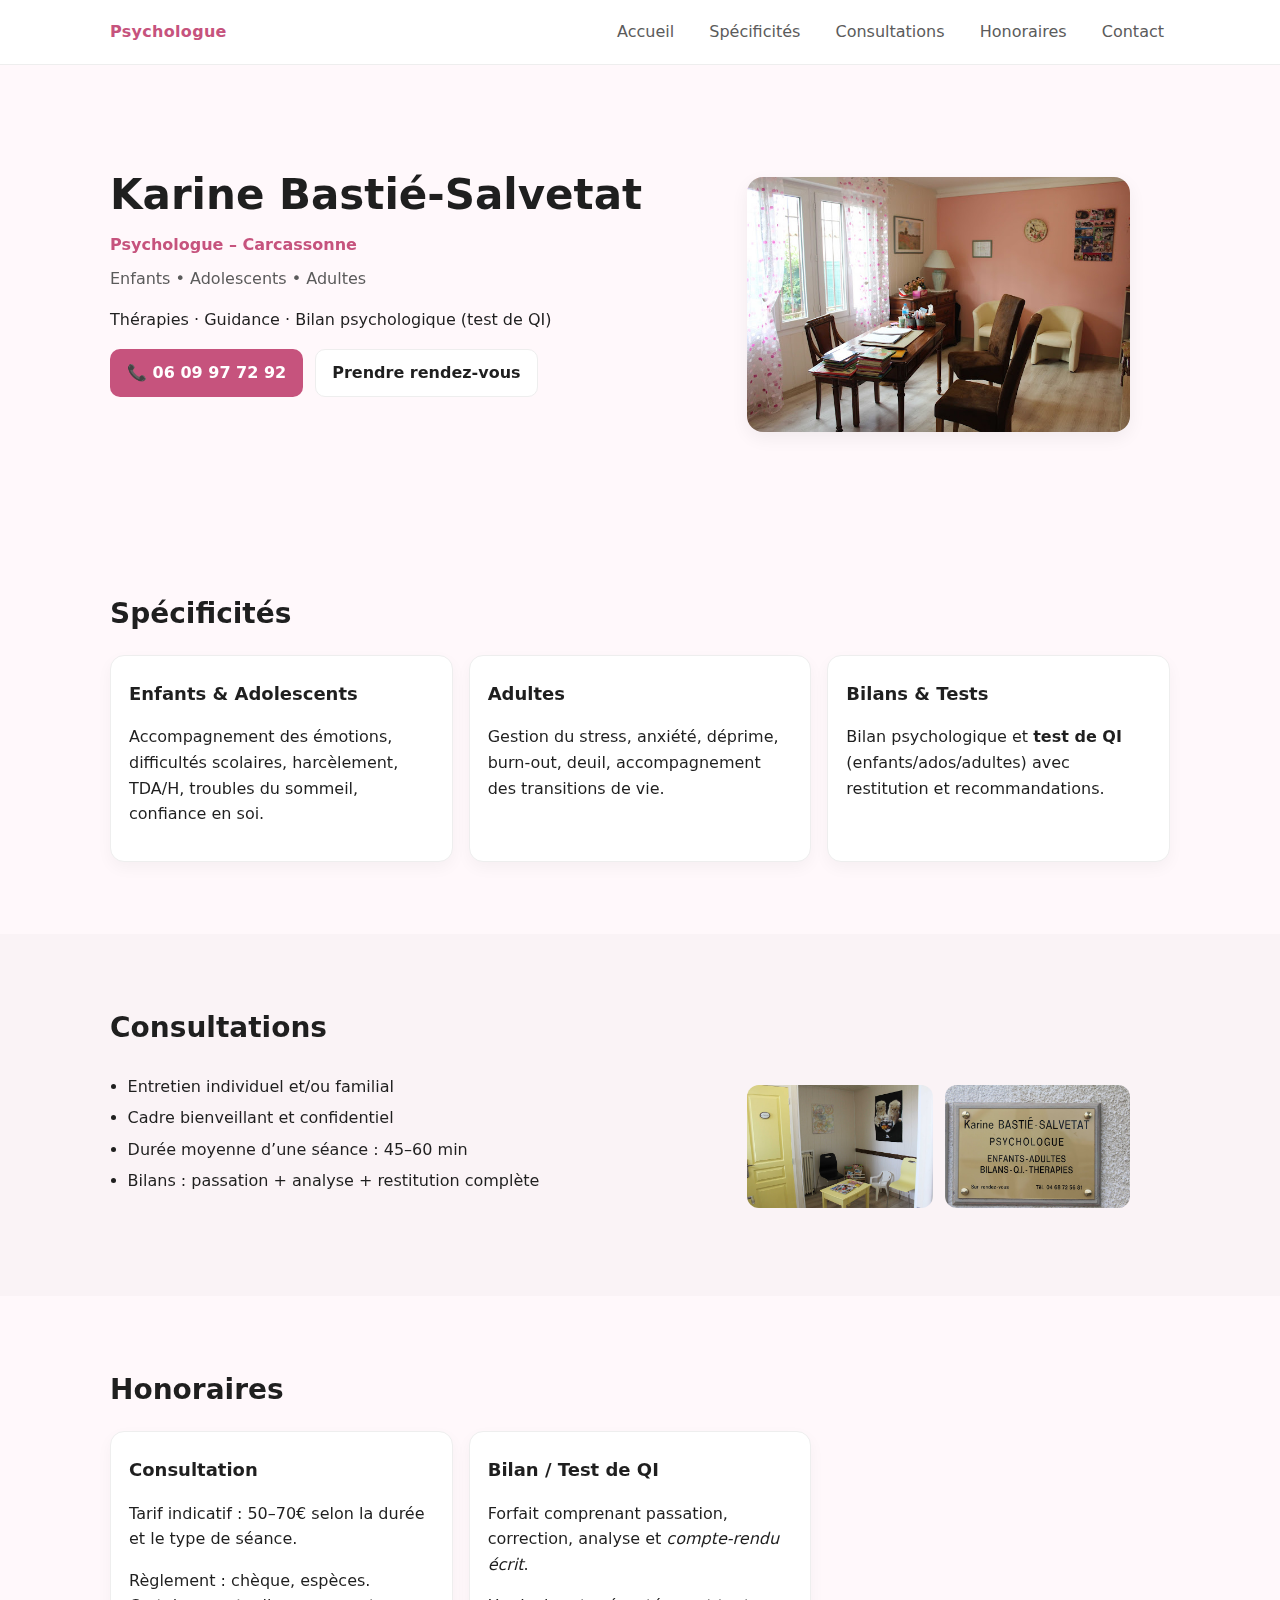
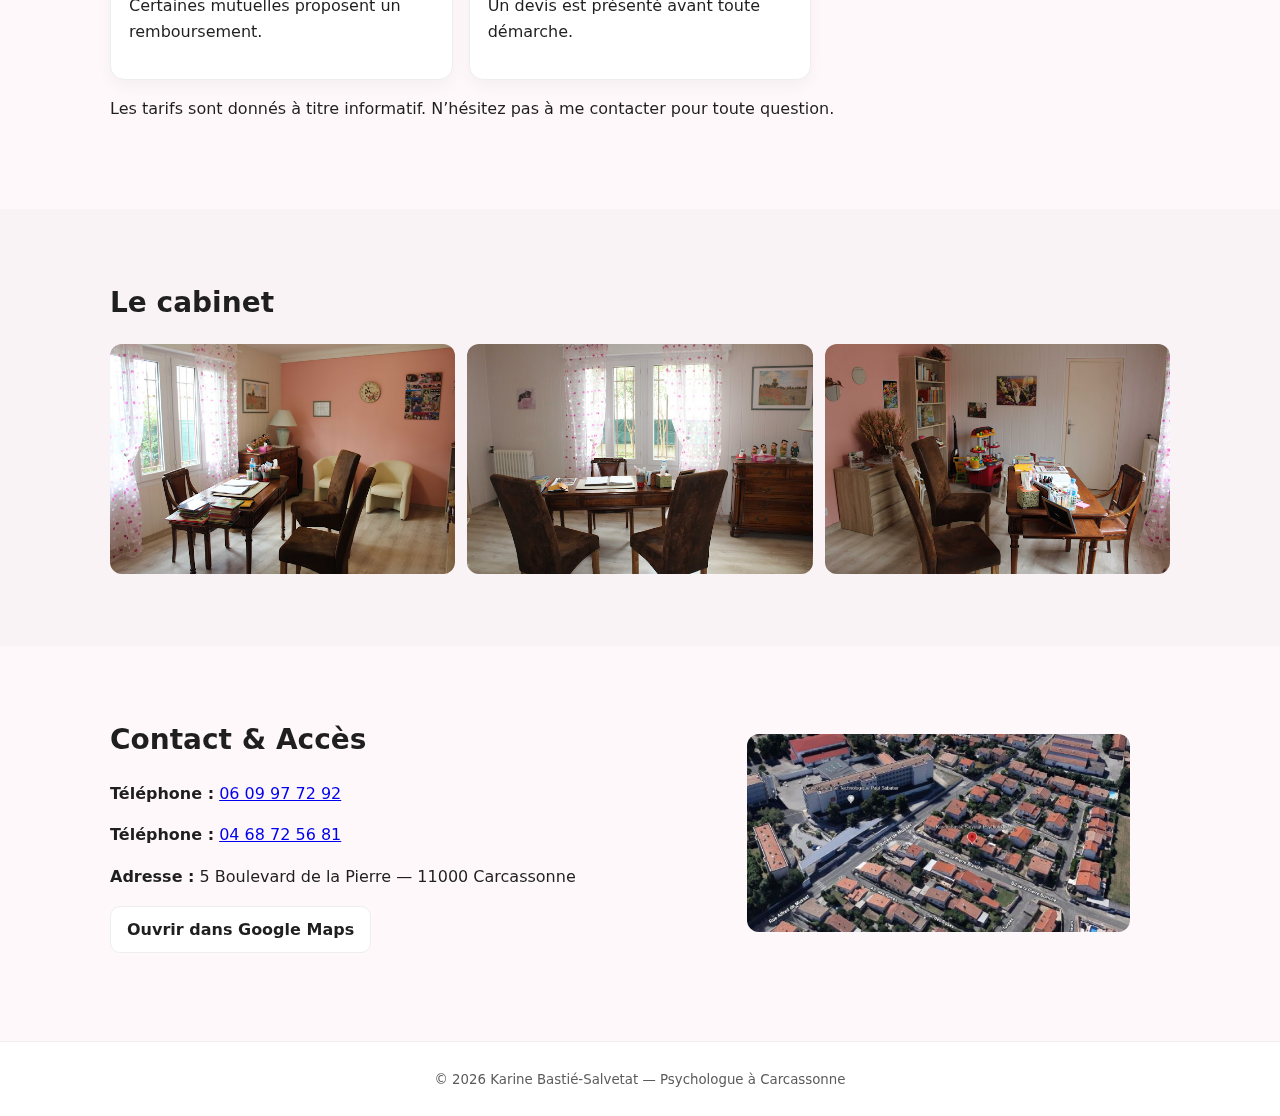
<file: index.html>
<!DOCTYPE html>
<html lang="fr">
<head>
  <meta charset="utf-8" />
  <meta name="viewport" content="width=device-width, initial-scale=1" />
  <title>Karine Bastié-Salvetat – Psychologue à Carcassonne</title>
  <meta name="description" content="Psychologue à Carcassonne. Enfants, adolescents, adultes : thérapies, guidance, bilans et test de QI. Consultations sur rendez-vous.">
  <meta name="theme-color" content="#C6537D">

  <!-- Open Graph -->
  <meta property="og:title" content="Karine Bastié-Salvetat – Psychologue à Carcassonne">
  <meta property="og:description" content="Enfants · Ados · Adultes — Thérapies, guidance, bilans. Sur rendez-vous.">
  <meta property="og:type" content="website">
  <meta property="og:image" content="image/cabinet1.jpg">

  <link rel="stylesheet" href="css.css">
</head>
<body>
  <!-- Header -->
  <header class="site-header">
    <div class="container header-inner">
      <a class="brand" href="#accueil" data-scroll>Psychologue</a>
      <nav class="nav">
        <a href="#accueil" data-scroll>Accueil</a>
        <a href="#specificites" data-scroll>Spécificités</a>
        <a href="#consultations" data-scroll>Consultations</a>
        <a href="#honoraires" data-scroll>Honoraires</a>
        <a href="#contact" data-scroll>Contact</a>
      </nav>
    </div>
  </header>

  <!-- Hero / Accueil -->
  <section id="accueil" class="section hero">
    <div class="container grid-2">
      <div>
        <h1>Karine Bastié-Salvetat</h1>
        <p class="subtitle">Psychologue – Carcassonne</p>
        <p class="chips">Enfants • Adolescents • Adultes</p>
        <p>Thérapies · Guidance · Bilan psychologique (test de QI)</p>
        <div class="cta-row">
          <a class="btn primary" href="tel:+33609977292">📞 06 09 97 72 92</a>
          <a class="btn outline" href="#contact" data-scroll>Prendre rendez-vous</a>
        </div>
      </div>
      <figure class="hero-figure">
        <img src="image/cabinet1.jpg" alt="Cabinet de consultation" loading="lazy">
      </figure>
    </div>
  </section>

  <!-- Spécificités -->
  <section id="specificites" class="section">
    <div class="container">
      <h2>Spécificités</h2>
      <div class="cards">
        <article class="card">
          <h3>Enfants & Adolescents</h3>
          <p>Accompagnement des émotions, difficultés scolaires, harcèlement, TDA/H, troubles du sommeil, confiance en soi.</p>
        </article>
        <article class="card">
          <h3>Adultes</h3>
          <p>Gestion du stress, anxiété, déprime, burn-out, deuil, accompagnement des transitions de vie.</p>
        </article>
        <article class="card">
          <h3>Bilans & Tests</h3>
          <p>Bilan psychologique et <strong>test de QI</strong> (enfants/ados/adultes) avec restitution et recommandations.</p>
        </article>
      </div>
    </div>
  </section>

  <!-- Consultations -->
  <section id="consultations" class="section alt">
    <div class="container">
      <h2>Consultations</h2>
      <div class="grid-2">
        <div>
          <ul class="list">
            <li>Entretien individuel et/ou familial</li>
            <li>Cadre bienveillant et confidentiel</li>
            <li>Durée moyenne d’une séance : 45–60 min</li>
            <li>Bilans : passation + analyse + restitution complète</li>
          </ul>
        </div>
        <figure class="thumbs">
          <img src="image/cabinet2.jpg" alt="Salle d'attente" loading="lazy">
          <img src="image/cabinet3.jpg" alt="Espace de consultation" loading="lazy">
        </figure>
      </div>
    </div>
  </section>

  <!-- Honoraires -->
  <section id="honoraires" class="section">
    <div class="container">
      <h2>Honoraires</h2>
      <div class="cards">
        <article class="card">
          <h3>Consultation</h3>
          <p>Tarif indicatif : 50–70€ selon la durée et le type de séance.</p>
          <p>Règlement : chèque, espèces. Certaines mutuelles proposent un remboursement.</p>
        </article>
        <article class="card">
          <h3>Bilan / Test de QI</h3>
          <p>Forfait comprenant passation, correction, analyse et <em>compte-rendu écrit</em>.</p>
          <p>Un devis est présenté avant toute démarche.</p>
        </article>
      </div>
      <p class="note">Les tarifs sont donnés à titre informatif. N’hésitez pas à me contacter pour toute question.</p>
    </div>
  </section>

  <!-- Galerie -->
  <section class="section alt">
    <div class="container">
      <h2>Le cabinet</h2>
      <div class="gallery">
        <img src="image/cabinet1.jpg" alt="Cabinet – vue 1" loading="lazy">
        <img src="image/cabinet4.jpg" alt="Cabinet – vue 2" loading="lazy">
        <img src="image/cabinet5.jpg" alt="Cabinet – vue 3" loading="lazy">
      </div>
    </div>
  </section>

  <!-- Contact -->
  <section id="contact" class="section">
    <div class="container grid-2">
      <div>
        <h2>Contact & Accès</h2>
        <p><strong>Téléphone :</strong> <a href="tel:+33609977292">06 09 97 72 92</a></p>
        <p><strong>Téléphone :</strong> <a href="tel:+33468725681">04 68 72 56 81</a></p>
        <p><strong>Adresse :</strong> 5 Boulevard de la Pierre <span aria-hidden="true">—</span> 11000 Carcassonne</p>
        <p><a class="btn outline" href="https://www.google.com/maps/search/?api=1&query=5+Boulevard+de+la+Pierre+11000+Carcassonne" target="_blank" rel="noopener">Ouvrir dans Google Maps</a></p>
      </div>
      <figure class="map">
        <img src="image/localisation.jpg" alt="Plan d’accès" loading="lazy">
      </figure>
    </div>
  </section>

  <footer class="site-footer">
    <div class="container">
      <small>© <span id="year"></span> Karine Bastié-Salvetat — Psychologue à Carcassonne</small>
    </div>
  </footer>

  <script>
    // Smooth scroll + offset header
    const links = document.querySelectorAll('[data-scroll]');
    const header = document.querySelector('.site-header');
    links.forEach(a => a.addEventListener('click', e => {
      const id = a.getAttribute('href').replace('#','');
      const target = document.getElementById(id);
      if (target) {
        e.preventDefault();
        const y = target.getBoundingClientRect().top + window.pageYOffset - header.offsetHeight;
        window.scrollTo({ top: y, behavior: 'smooth' });
      }
    }));

    // Year
    document.getElementById('year').textContent = new Date().getFullYear();
  </script>

  <!-- Données structurées (SEO) -->
  <script type="application/ld+json">
  {
    "@context": "https://schema.org",
    "@type": "Psychologist",
    "name": "Karine Bastié-Salvetat",
    "address": {
      "@type": "PostalAddress",
      "streetAddress": "5 Boulevard de la Pierre",
      "addressLocality": "Carcassonne",
      "postalCode": "11000",
      "addressCountry": "FR"
    },
    "telephone": "+33 6 09 97 72 92",
    "image": "image/cabinet1.jpg",
    "areaServed": "Carcassonne",
    "url": ""
  }
  </script>
</body>
</html>
</file>
<file: css.css>
:root{
    --bg:#fff8fb;
    --text:#1f1f1f;
    --muted:#5b5b5b;
    --primary:#C6537D;
    --primary-weak:#f8e3ea;
    --card:#ffffff;
    --alt:#faf3f6;
    --border:#eee;
  }
  
  *{box-sizing:border-box}
  html,body{margin:0;padding:0}
  body{
    font:16px/1.6 system-ui, -apple-system, Segoe UI, Roboto, Arial, sans-serif;
    color:var(--text);
    background:var(--bg);
  }
  
  .container{
    width:min(1100px, 100%);
    margin-inline:auto;
    padding:0 20px;
  }
  
  /* Header */
  .site-header{
    position:sticky; top:0; z-index:50;
    background:#fff; border-bottom:1px solid var(--border);
    backdrop-filter: saturate(180%) blur(6px);
  }
  .header-inner{
    display:flex; align-items:center; justify-content:space-between;
    height:64px;
  }
  .brand{
    font-weight:700; text-decoration:none; color:var(--primary);
    letter-spacing:.3px;
  }
  .nav a{
    text-decoration:none; color:var(--muted); margin-left:18px; padding:8px 6px; border-radius:8px;
  }
  .nav a:hover{ background:var(--primary-weak); color:var(--primary);}
  
  /* Sections */
  .section{ padding:72px 0; }
  .section.alt{ background:var(--alt); }
  .section h2{ margin:0 0 18px; font-size:clamp(22px, 3vw, 28px); }
  .subtitle{ color:var(--primary); font-weight:600; margin:.25rem 0 0.5rem; }
  .chips{ color:var(--muted); margin:0 0 1rem; }
  
  .grid-2{ display:grid; gap:32px; grid-template-columns: 1.1fr 0.9fr; }
  @media (max-width: 880px){ .grid-2{ grid-template-columns:1fr } }
  
  .hero{ padding-top:96px; }
  .hero h1{ font-size:clamp(28px, 5vw, 42px); margin:0; }
  .hero-figure img{ width:100%; height:auto; border-radius:16px; box-shadow:0 6px 18px rgba(0,0,0,.06); }
  
  .cta-row{ display:flex; gap:12px; flex-wrap:wrap; margin-top:14px; }
  .btn{
    display:inline-block; padding:10px 16px; border-radius:10px; border:1px solid var(--border);
    text-decoration:none; color:var(--text); font-weight:600;
  }
  .btn.primary{ background:var(--primary); color:#fff; border-color:transparent; }
  .btn.primary:hover{ filter:brightness(.95); }
  .btn.outline{ background:#fff; }
  .btn.outline:hover{ border-color:var(--primary); color:var(--primary); }
  
  /* Cards */
  .cards{ display:grid; gap:16px; grid-template-columns:repeat(3,1fr); }
  @media (max-width: 960px){ .cards{ grid-template-columns:1fr 1fr } }
  @media (max-width: 640px){ .cards{ grid-template-columns:1fr } }
  .card{
    background:var(--card); border:1px solid var(--border); border-radius:14px; padding:18px;
    box-shadow:0 6px 16px rgba(0,0,0,.04);
  }
  .card h3{ margin:6px 0 8px; font-size:18px }
  
  /* List */
  .list{ margin:0; padding-left:1.1rem }
  .list li{ margin:.35rem 0 }
  
  /* Thumbs */
  .thumbs{ display:grid; gap:12px; grid-template-columns:1fr 1fr; align-content:start; }
  .thumbs img{ width:100%; height:auto; border-radius:12px; }
  
  /* Galerie */
  .gallery{
    display:grid; gap:12px;
    grid-template-columns: repeat(3, 1fr);
  }
  @media (max-width: 900px){ .gallery{ grid-template-columns:1fr 1fr } }
  @media (max-width: 560px){ .gallery{ grid-template-columns:1fr } }
  .gallery img{ width:100%; height:auto; border-radius:12px; }
  
  /* Contact */
  .map img{ width:100%; height:auto; border-radius:12px; }
  
  /* Footer */
  .site-footer{
    border-top:1px solid var(--border);
    padding:24px 0; background:#fff; color:var(--muted);
    text-align:center;
  }
  
  /* Accessibilité */
  a:focus-visible, button:focus-visible{ outline:3px solid var(--primary); outline-offset:2px; }
  img{ max-width:100%; display:block; }
</file>
